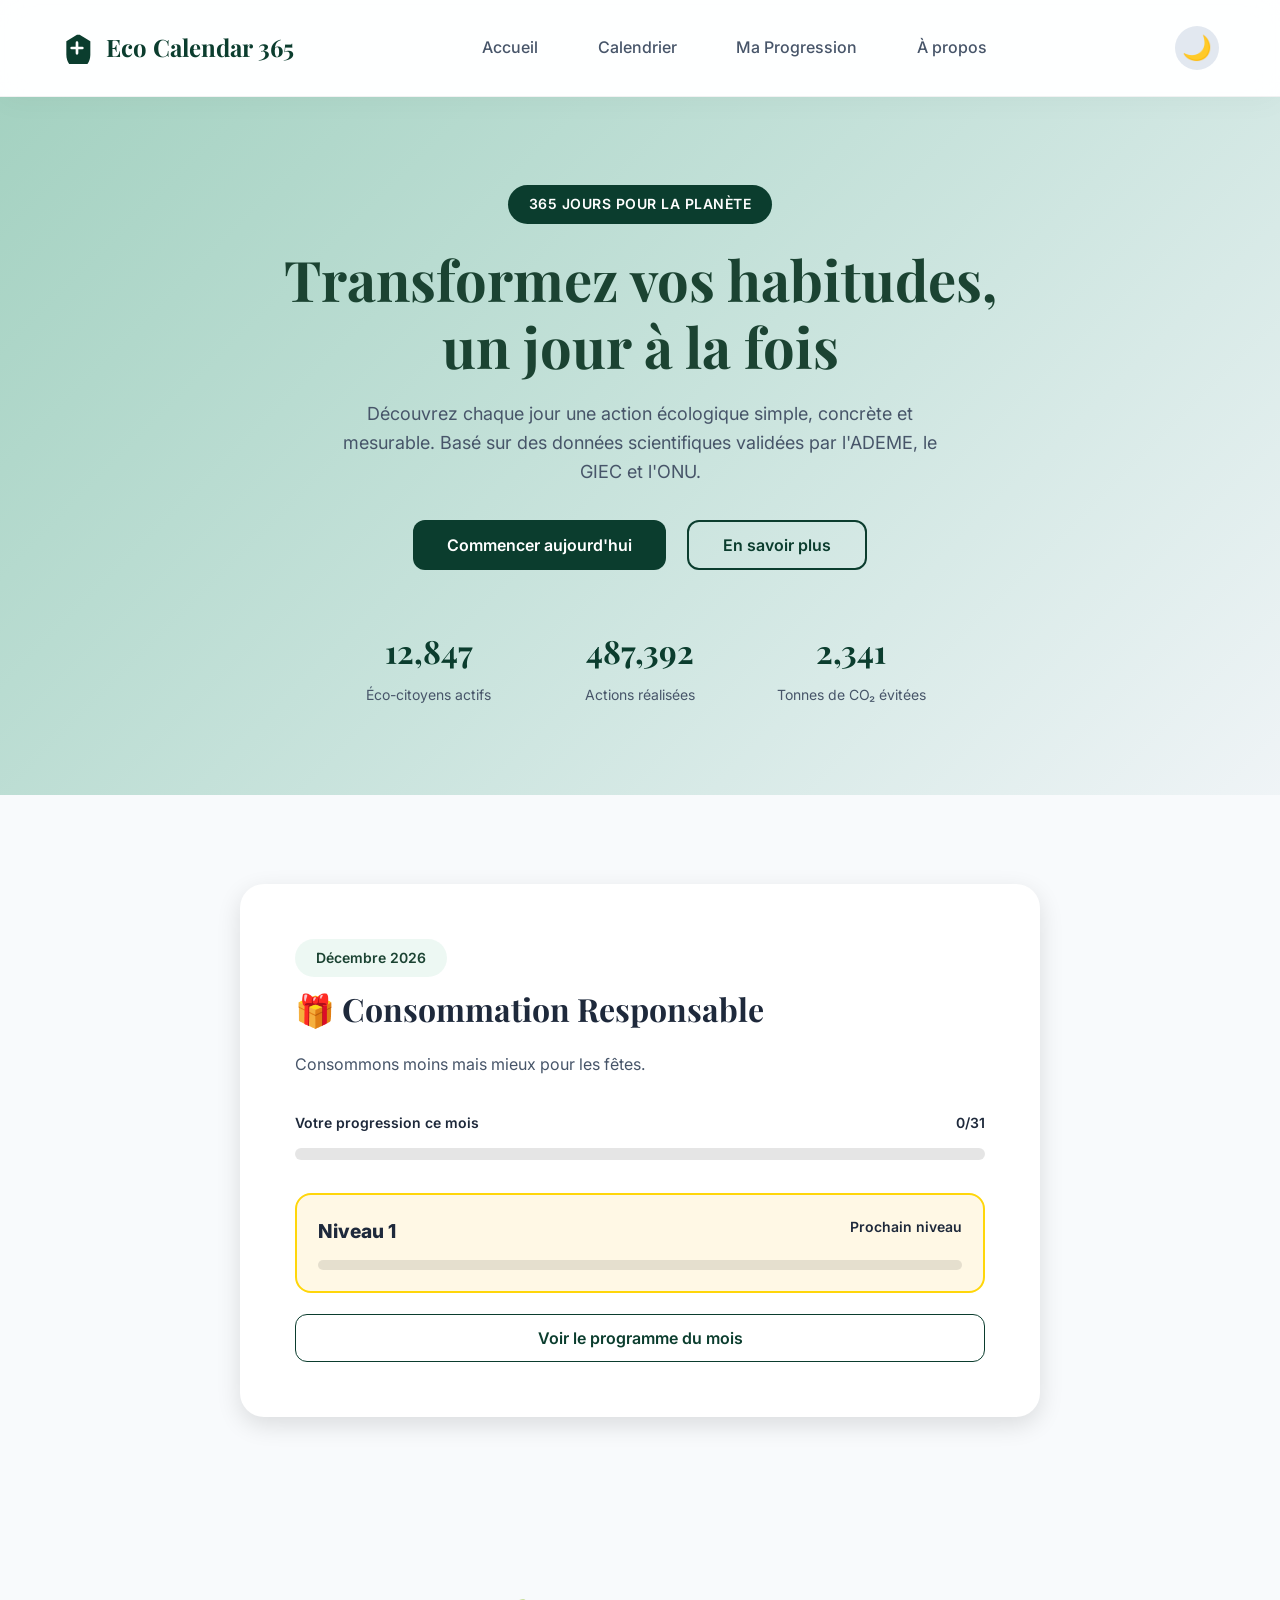
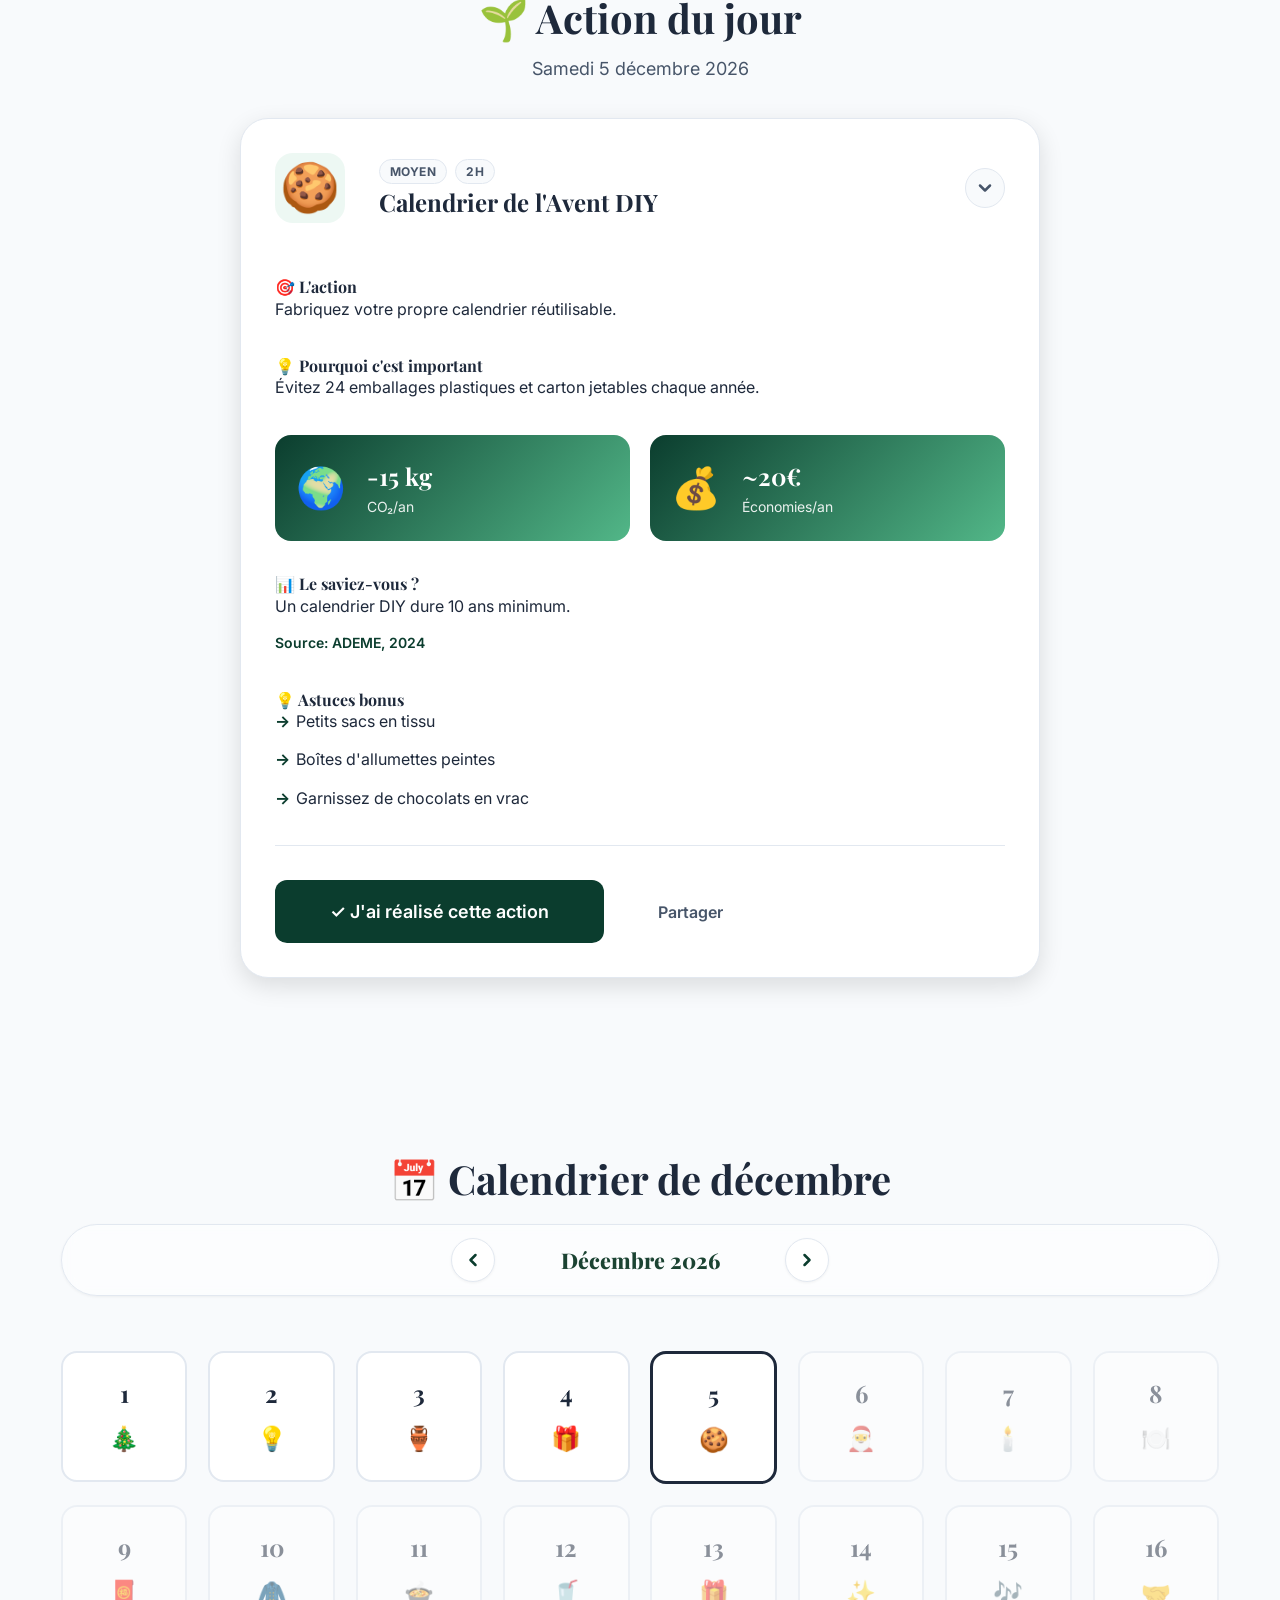
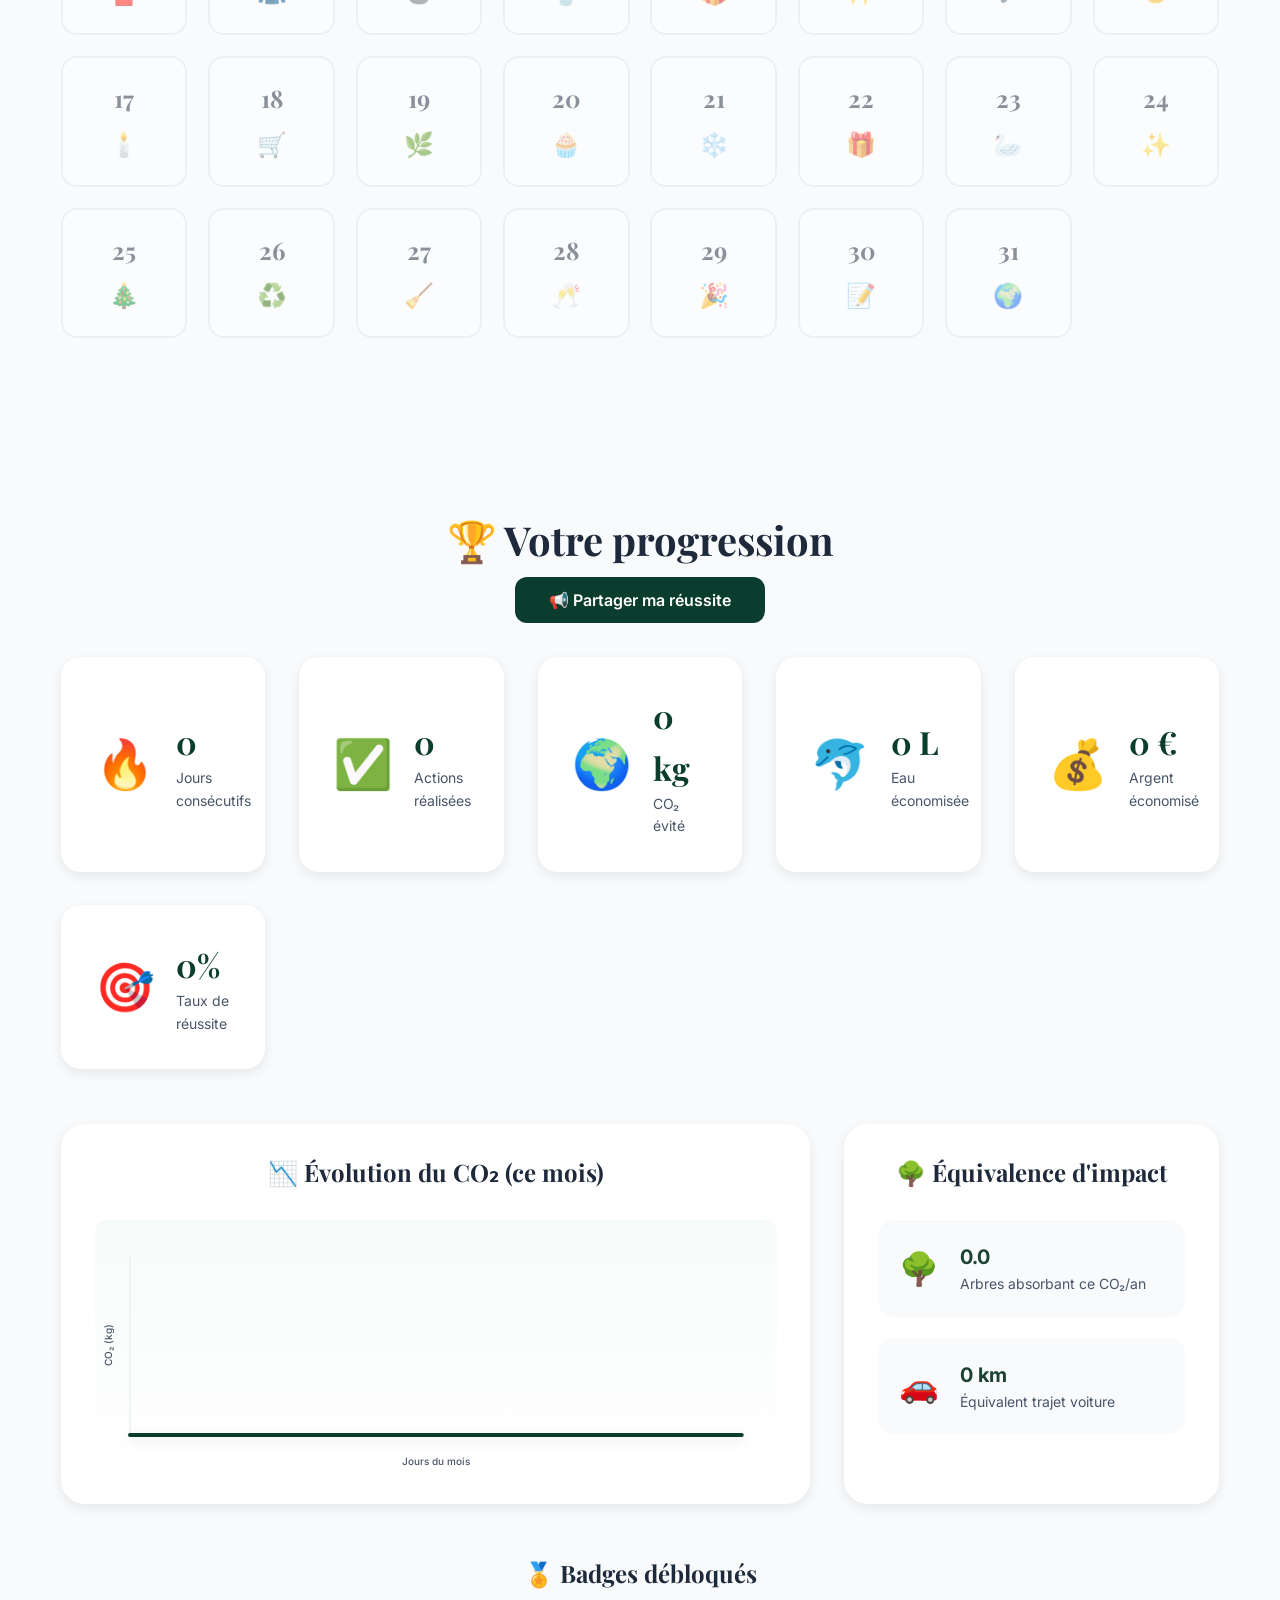
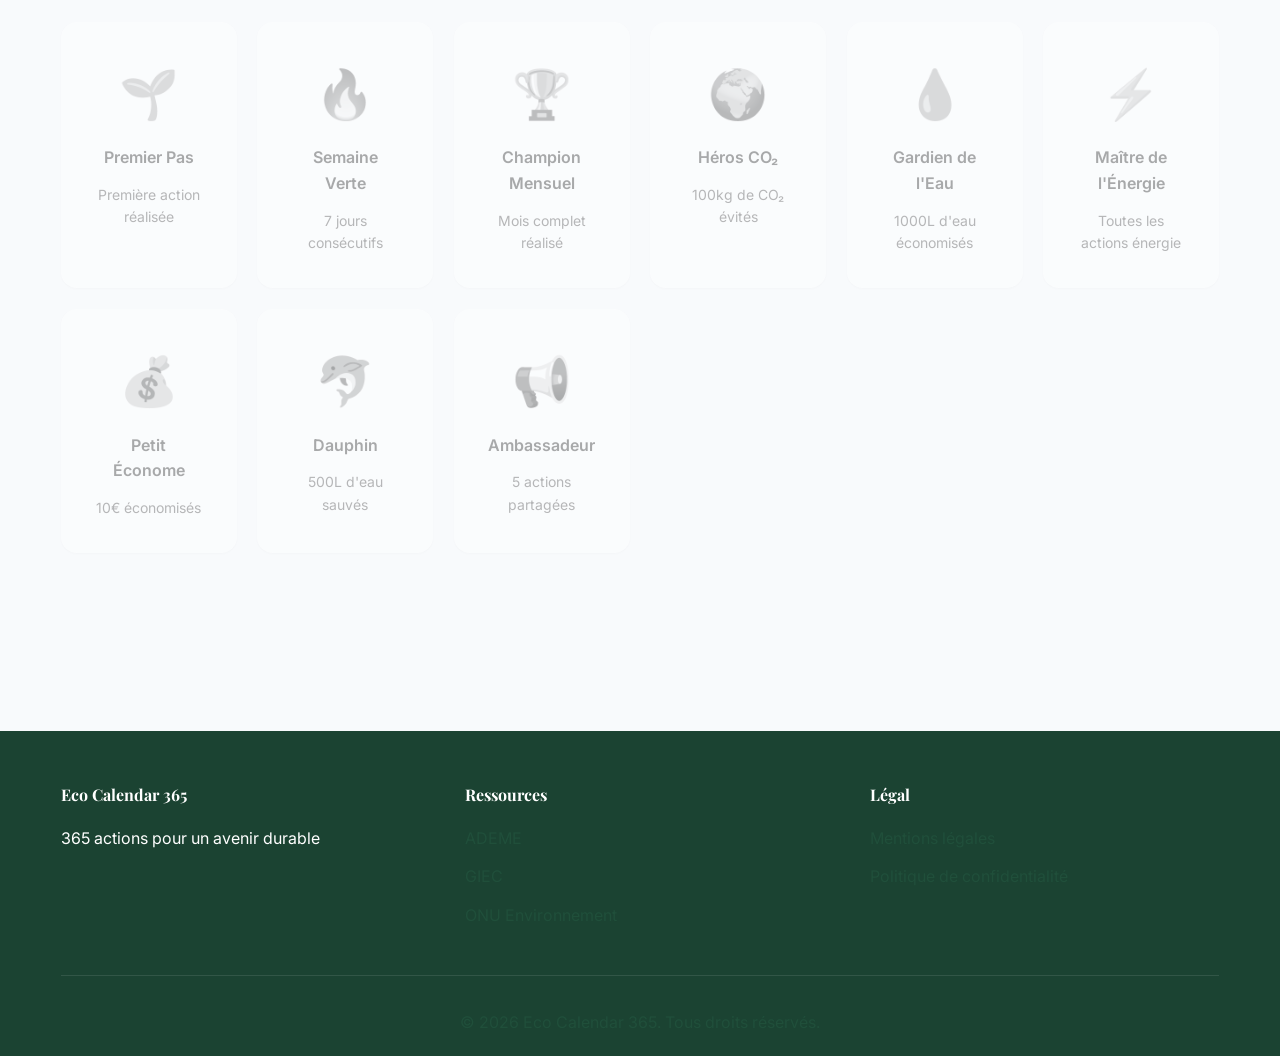
<file: index.html>
<!DOCTYPE html>
<html lang="fr">

<head>
    <meta charset="UTF-8">
    <meta name="viewport" content="width=device-width, initial-scale=1.0">
    <title>Eco Calendar 365 - Votre calendrier écologique annuel</title>
    <meta name="description"
        content="365 actions écologiques quotidiennes pour transformer vos habitudes et sauver la planète, un jour à la fois.">
    <link rel="stylesheet" href="styles/main.css">
    <link rel="stylesheet" href="styles/month-modal.css">
    <link rel="manifest" href="manifest.json">
    <meta name="theme-color" content="#2d6a4f">
    <link rel="icon" type="image/png" sizes="192x192" href="assets/icons/icon-192.png">
    <link rel="icon" type="image/png" sizes="512x512" href="assets/icons/icon-512.png">
    <link rel="apple-touch-icon" sizes="152x152" href="assets/icons/icon-152.png">
    <link rel="apple-touch-icon" sizes="192x192" href="assets/icons/icon-192.png">
    <meta name="apple-mobile-web-app-capable" content="yes">
    <meta name="apple-mobile-web-app-status-bar-style" content="black-translucent">
    <link rel="preconnect" href="https://fonts.googleapis.com">
    <link rel="preconnect" href="https://fonts.gstatic.com" crossorigin>
    <link
        href="https://fonts.googleapis.com/css2?family=Inter:wght@300;400;500;600;700&family=Playfair+Display:wght@600;700&display=swap"
        rel="stylesheet">
</head>

<body>
    <!-- Header -->
    <header class="header nav-fixed">
        <div class="container">
            <div class="header-content">
                <div class="logo" onclick="goToToday()" style="cursor: pointer;">
                    <svg class="logo-icon" viewBox="0 0 24 24" fill="none" xmlns="http://www.w3.org/2000/svg">
                        <path d="M12 2L4 7v10c0 5.55 3.84 10.74 9 12 5.16-1.26 9-6.45 9-12V7l-8-5z"
                            fill="currentColor" />
                        <path d="M12 8v8M8 12h8" stroke="white" stroke-width="2" stroke-linecap="round" />
                    </svg>
                    <h1>Eco Calendar 365</h1>
                </div>
                <nav class="nav">
                    <a href="#hero" class="nav-link" onclick="goToToday(); return false;">Accueil</a>
                    <a href="#calendar" class="nav-link">Calendrier</a>
                    <a href="#progress" class="nav-link">Ma Progression</a>
                    <a href="#about" class="nav-link">À propos</a>
                </nav>
                <div class="header-actions">
                    <button id="darkModeToggle" class="btn btn-ghost" title="Changer le mode de luminosité">
                        <span class="mode-icon">🌙</span>
                    </button>
                </div>
            </div>
        </div>
    </header>

    <!-- Hero Section -->
    <section class="hero" id="seasonalHero">
        <div class="seasonal-overlay"></div>
        <div class="container">
            <div class="hero-content">
                <span class="hero-badge">365 jours pour la planète</span>
                <h2 class="hero-title">Transformez vos habitudes,<br>un jour à la fois</h2>
                <p class="hero-description">
                    Découvrez chaque jour une action écologique simple, concrète et mesurable.
                    Basé sur des données scientifiques validées par l'ADEME, le GIEC et l'ONU.
                </p>
                <div class="hero-cta">
                    <button class="btn btn-primary" onclick="scrollToCalendar()">
                        Commencer aujourd'hui
                    </button>
                    <button class="btn btn-secondary" onclick="showAbout()">
                        En savoir plus
                    </button>
                </div>
                <div class="hero-stats">
                    <div class="stat">
                        <span class="stat-number" id="totalUsers">12,847</span>
                        <span class="stat-label">Éco-citoyens actifs</span>
                    </div>
                    <div class="stat">
                        <span class="stat-number" id="totalActions">487,392</span>
                        <span class="stat-label">Actions réalisées</span>
                    </div>
                    <div class="stat">
                        <span class="stat-number" id="totalCO2">2,341</span>
                        <span class="stat-label">Tonnes de CO₂ évitées</span>
                    </div>
                </div>
            </div>
        </div>
    </section>

    <!-- Current Month Theme -->
    <section class="current-theme" id="currentTheme">
        <div class="container">
            <div class="theme-card">
                <div class="theme-header">
                    <span class="theme-badge" id="themeBadge">Janvier 2026</span>
                    <h3 class="theme-title" id="themeTitle">⚡ Énergie & Chauffage</h3>
                </div>
                <p class="theme-description" id="themeDescription">
                    Ce mois-ci, focus sur la réduction de notre consommation énergétique.
                    Chaque geste compte pour diminuer notre empreinte carbone et nos factures.
                </p>
                <div class="theme-progress">
                    <div class="progress-header">
                        <span class="progress-label">Votre progression ce mois</span>
                        <span class="progress-value" id="monthProgress">0/31</span>
                    </div>
                    <div class="progress-bar">
                        <div class="progress-fill" id="monthProgressBar" style="width: 0%"></div>
                    </div>
                </div>

                <div class="level-progress">
                    <div class="progress-header">
                        <span class="progress-label" id="currentLevel">Niveau 1</span>
                        <span class="progress-value">Prochain niveau</span>
                    </div>
                    <div class="progress-bar xp">
                        <div class="progress-fill xp" id="xpProgressBar" style="width: 0%"></div>
                    </div>
                </div>
                <button class="btn btn-outline" onclick="showMonthDetails()">
                    Voir le programme du mois
                </button>
            </div>
        </div>
    </section>

    <!-- Today's Action -->
    <section class="today-action" id="todayAction">
        <div class="container">
            <div class="section-header">
                <h2 class="section-title" id="actionSectionTitle">🌱 Action du jour</h2>
                <p class="section-subtitle" id="actionSectionSubtitle">Mardi 21 janvier 2026 - Jour 21/365</p>
            </div>

            <div class="action-card" id="actionCard">
                <div class="action-card-main">
                    <div class="action-icon-container">
                        <div class="action-icon" id="actionIcon">💡</div>
                    </div>

                    <div class="action-main-content">
                        <div class="action-meta">
                            <span class="action-difficulty" id="actionDifficulty">Facile</span>
                            <span class="action-time" id="actionTime">5 min</span>
                        </div>
                        <h3 class="action-title" id="actionTitle">Baissez votre chauffage de 1°C</h3>
                    </div>

                    <button class="btn-toggle-round" id="toggleActionBtn" onclick="toggleTodayAction()"
                        title="Voir plus de détails">
                        <svg width="20" height="20" viewBox="0 0 24 24" fill="none" stroke="currentColor"
                            stroke-width="3" stroke-linecap="round" stroke-linejoin="round">
                            <path d="m6 9 6 6 6-6" />
                        </svg>
                    </button>
                </div>

                <div id="actionExpandable" class="action-details-container collapsed">
                    <div class="action-details-inner">
                        <div class="action-section">
                            <h4 class="action-subtitle">🎯 L'action</h4>
                            <p id="actionDescription">...</p>
                        </div>

                        <div class="action-section">
                            <h4 class="action-subtitle">💡 Pourquoi c'est important</h4>
                            <p id="actionWhy">...</p>
                        </div>

                        <div class="action-impact">
                            <div class="impact-card">
                                <span class="impact-icon">🌍</span>
                                <div class="impact-content">
                                    <span class="impact-value" id="impactValue">-300 kg</span>
                                    <span class="impact-label">CO₂/an</span>
                                </div>
                            </div>
                            <div class="impact-card">
                                <span class="impact-icon">💰</span>
                                <div class="impact-content">
                                    <span class="impact-value" id="savingsValue">~100€</span>
                                    <span class="impact-label">Économies/an</span>
                                </div>
                            </div>
                        </div>

                        <div class="action-section">
                            <h4 class="action-subtitle">📊 Le saviez-vous ?</h4>
                            <p id="actionFact">...</p>
                            <a href="#" class="action-source" id="actionSource">Source: ADEME 2024</a>
                        </div>

                        <div class="action-tips">
                            <h4 class="action-subtitle">💡 Astuces bonus</h4>
                            <ul id="actionTips"></ul>
                        </div>
                    </div>
                </div>

                <div class="action-footer">
                    <button class="btn btn-primary btn-large" onclick="completeAction()">
                        ✓ J'ai réalisé cette action
                    </button>
                    <button class="btn btn-ghost" onclick="shareAction()">
                        Partager
                    </button>
                </div>
            </div>
        </div>
    </section>

    <!-- Calendar Grid -->
    <section class="calendar-section" id="calendar">
        <div class="container">
            <div class="section-header">
                <h2 class="section-title" id="calendarSectionTitle">📅 Calendrier de janvier</h2>
                <div class="month-selector">
                    <button class="month-nav" onclick="previousMonth()" aria-label="Mois précédent">
                        <svg width="20" height="20" viewBox="0 0 24 24" fill="none" stroke="currentColor"
                            stroke-width="3" stroke-linecap="round" stroke-linejoin="round">
                            <path d="m15 18-6-6 6-6" />
                        </svg>
                    </button>
                    <div class="current-month-container">
                        <span class="current-month" id="currentMonth">Janvier 2026</span>
                        <button id="backToToday" class="btn-mini" onclick="goToToday()">Aujourd'hui</button>
                    </div>
                    <button class="month-nav" onclick="nextMonth()" aria-label="Mois suivant">
                        <svg width="20" height="20" viewBox="0 0 24 24" fill="none" stroke="currentColor"
                            stroke-width="3" stroke-linecap="round" stroke-linejoin="round">
                            <path d="m9 18 6-6-6-6" />
                        </svg>
                    </button>
                </div>
            </div>

            <div class="calendar-grid" id="calendarGrid">
                <!-- Generated by JavaScript -->
            </div>
        </div>
    </section>

    <!-- Progress Section -->
    <section class="progress-section" id="progress">
        <div class="container">
            <div class="section-header">
                <h2 class="section-title">🏆 Votre progression</h2>
                <button class="btn btn-primary" onclick="shareImpact()">
                    📢 Partager ma réussite
                </button>
            </div>

            <div class="progress-cards">
                <div class="progress-card">
                    <div class="progress-card-icon">🔥</div>
                    <div class="progress-card-content">
                        <span class="progress-card-value" id="streakDays">0</span>
                        <span class="progress-card-label">Jours consécutifs</span>
                    </div>
                </div>

                <div class="progress-card">
                    <div class="progress-card-icon">✅</div>
                    <div class="progress-card-content">
                        <span class="progress-card-value" id="totalCompleted">0</span>
                        <span class="progress-card-label">Actions réalisées</span>
                    </div>
                </div>

                <div class="progress-card">
                    <div class="progress-card-icon">🌍</div>
                    <div class="progress-card-content">
                        <span class="progress-card-value" id="totalImpact">0 kg</span>
                        <span class="progress-card-label">CO₂ évité</span>
                    </div>
                </div>

                <div class="progress-card">
                    <div class="progress-card-icon">🐬</div>
                    <div class="progress-card-content">
                        <span class="progress-card-value" id="totalWater">0 L</span>
                        <span class="progress-card-label">Eau économisée</span>
                    </div>
                </div>

                <div class="progress-card">
                    <div class="progress-card-icon">💰</div>
                    <div class="progress-card-content">
                        <span class="progress-card-value" id="totalMoney">0 €</span>
                        <span class="progress-card-label">Argent économisé</span>
                    </div>
                </div>

                <div class="progress-card">
                    <div class="progress-card-icon">🎯</div>
                    <div class="progress-card-content">
                        <span class="progress-card-value" id="completionRate">0%</span>
                        <span class="progress-card-label">Taux de réussite</span>
                    </div>
                </div>
            </div>

            <div class="impact-visualization">
                <div class="chart-container">
                    <h3 class="subsection-title">📉 Évolution du CO₂ (ce mois)</h3>
                    <div id="impactChart" class="impact-chart">
                        <!-- SVG injecté par JS -->
                    </div>
                </div>

                <div class="equivalencies-panel">
                    <h3 class="subsection-title">🌳 Équivalence d'impact</h3>
                    <div class="equivalencies-grid">
                        <div class="eq-item">
                            <span class="eq-icon">🌳</span>
                            <div class="eq-content">
                                <span class="eq-value" id="eqTrees">0</span>
                                <span class="eq-label">Arbres absorbant ce CO₂/an</span>
                            </div>
                        </div>
                        <div class="eq-item">
                            <span class="eq-icon">🚗</span>
                            <div class="eq-content">
                                <span class="eq-value" id="eqKm">0 km</span>
                                <span class="eq-label">Équivalent trajet voiture</span>
                            </div>
                        </div>
                    </div>
                </div>
            </div>

            <div class="badges-section">
                <h3 class="subsection-title">🏅 Badges débloqués</h3>
                <div class="badges-grid" id="badgesGrid">
                    <!-- Generated by JavaScript -->
                </div>
            </div>
        </div>
    </section>

    <!-- Footer -->
    <footer class="footer">
        <div class="container">
            <div class="footer-content">
                <div class="footer-section">
                    <h4>Eco Calendar 365</h4>
                    <p>365 actions pour un avenir durable</p>
                </div>
                <div class="footer-section">
                    <h4>Ressources</h4>
                    <a href="#">ADEME</a>
                    <a href="#">GIEC</a>
                    <a href="#">ONU Environnement</a>
                </div>
                <div class="footer-section">
                    <h4>Légal</h4>
                    <a href="#">Mentions légales</a>
                    <a href="#">Politique de confidentialité</a>
                </div>
            </div>
            <div class="footer-bottom">
                <p>&copy; 2026 Eco Calendar 365. Tous droits réservés.</p>
            </div>
        </div>
    </footer>

    <!-- Modal Partage -->
    <div id="shareModal" class="modal">
        <div class="modal-content">
            <span class="close" onclick="closeShareModal()">&times;</span>
            <h3 class="modal-title">Partager mon impact 📢</h3>
            <p id="shareTextPreview" class="share-preview"></p>
            <div class="share-options">
                <button class="btn btn-whatsapp" onclick="shareToWhatsApp()">
                    WhatsApp
                </button>
                <button class="btn btn-instagram" onclick="shareToInstagram()">
                    Instagram (Copier)
                </button>
                <button id="webShareBtn" class="btn btn-primary" onclick="useWebShare()">
                    Autre...
                </button>
            </div>
        </div>
    </div>

    <!-- Modale Programme du Mois -->
    <div class="month-modal-overlay" id="monthModal">
        <div class="month-modal">
            <div class="month-modal-header">
                <h2 class="month-modal-title" id="monthModalTitle">
                    <span id="monthModalIcon"></span>
                    <span id="monthModalName"></span>
                </h2>
                <p class="month-modal-subtitle" id="monthModalDescription"></p>
                <div class="month-modal-goal" id="monthModalGoal"></div>
                <button class="month-modal-close" onclick="closeMonthModal()" aria-label="Fermer">×</button>
            </div>
            <div class="month-modal-body">
                <h3 class="month-modal-section-title">Actions du mois</h3>
                <div class="month-actions-list" id="monthActionsList">
                    <!-- Les actions seront générées dynamiquement par JavaScript -->
                </div>
            </div>
            <div class="month-modal-footer">
                <div class="month-modal-stats">
                    Progression : <strong id="monthModalProgress">0/31</strong>
                </div>
                <div class="month-modal-progress">
                    <div class="month-modal-progress-bar">
                        <div class="month-modal-progress-fill" id="monthModalProgressBar" style="width: 0%"></div>
                    </div>
                    <span id="monthModalPercent">0%</span>
                </div>
            </div>
        </div>
    </div>

    <script src="js/data.js"></script>
    <script src="js/pwa-functions.js"></script>
    <script src="js/app.js"></script>
</body>

</html>
</file>
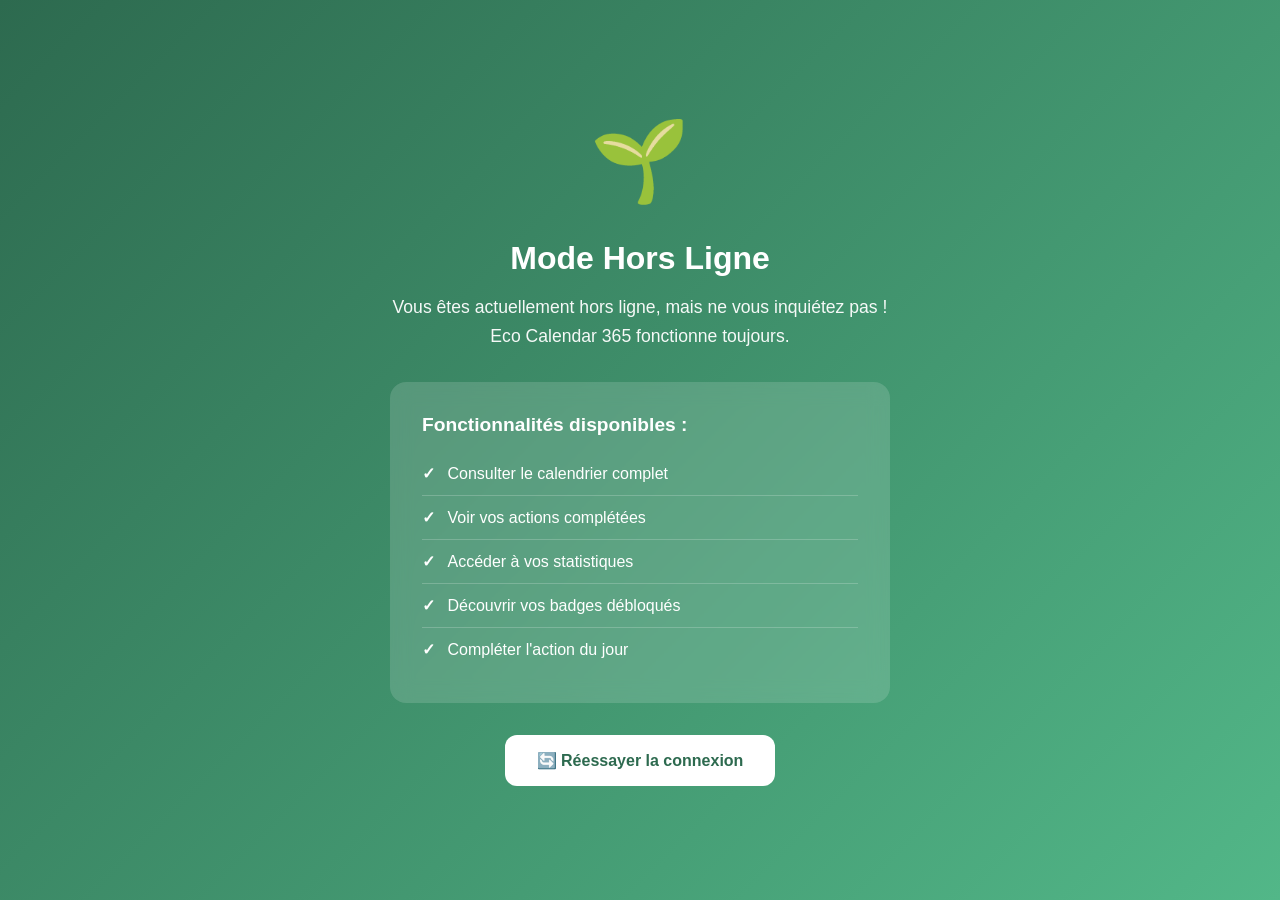
<file: offline.html>
<!DOCTYPE html>
<html lang="fr">

<head>
    <meta charset="UTF-8">
    <meta name="viewport" content="width=device-width, initial-scale=1.0">
    <title>Mode Hors Ligne - Eco Calendar 365</title>
    <style>
        * {
            margin: 0;
            padding: 0;
            box-sizing: border-box;
        }

        body {
            font-family: 'Inter', -apple-system, BlinkMacSystemFont, 'Segoe UI', sans-serif;
            background: linear-gradient(135deg, #2d6a4f 0%, #52b788 100%);
            min-height: 100vh;
            display: flex;
            align-items: center;
            justify-content: center;
            padding: 2rem;
            color: white;
        }

        .offline-container {
            max-width: 500px;
            text-align: center;
            animation: fadeIn 0.6s ease-out;
        }

        .offline-icon {
            font-size: 5rem;
            margin-bottom: 2rem;
            animation: bounce 2s infinite;
        }

        h1 {
            font-size: 2rem;
            margin-bottom: 1rem;
            font-weight: 700;
        }

        p {
            font-size: 1.1rem;
            margin-bottom: 2rem;
            opacity: 0.95;
            line-height: 1.6;
        }

        .features {
            background: rgba(255, 255, 255, 0.15);
            backdrop-filter: blur(10px);
            border-radius: 16px;
            padding: 2rem;
            margin-top: 2rem;
            text-align: left;
        }

        .features h2 {
            font-size: 1.2rem;
            margin-bottom: 1rem;
            font-weight: 600;
        }

        .features ul {
            list-style: none;
        }

        .features li {
            padding: 0.75rem 0;
            border-bottom: 1px solid rgba(255, 255, 255, 0.2);
        }

        .features li:last-child {
            border-bottom: none;
        }

        .features li::before {
            content: "✓ ";
            font-weight: bold;
            margin-right: 0.5rem;
        }

        .retry-btn {
            display: inline-block;
            margin-top: 2rem;
            padding: 1rem 2rem;
            background: white;
            color: #2d6a4f;
            text-decoration: none;
            border-radius: 12px;
            font-weight: 600;
            transition: transform 0.2s, box-shadow 0.2s;
            cursor: pointer;
            border: none;
            font-size: 1rem;
        }

        .retry-btn:hover {
            transform: translateY(-2px);
            box-shadow: 0 8px 20px rgba(0, 0, 0, 0.2);
        }

        @keyframes fadeIn {
            from {
                opacity: 0;
                transform: translateY(20px);
            }

            to {
                opacity: 1;
                transform: translateY(0);
            }
        }

        @keyframes bounce {

            0%,
            100% {
                transform: translateY(0);
            }

            50% {
                transform: translateY(-10px);
            }
        }
    </style>
</head>

<body>
    <div class="offline-container">
        <div class="offline-icon">🌱</div>
        <h1>Mode Hors Ligne</h1>
        <p>Vous êtes actuellement hors ligne, mais ne vous inquiétez pas ! Eco Calendar 365 fonctionne toujours.</p>

        <div class="features">
            <h2>Fonctionnalités disponibles :</h2>
            <ul>
                <li>Consulter le calendrier complet</li>
                <li>Voir vos actions complétées</li>
                <li>Accéder à vos statistiques</li>
                <li>Découvrir vos badges débloqués</li>
                <li>Compléter l'action du jour</li>
            </ul>
        </div>

        <button class="retry-btn" onclick="window.location.reload()">
            🔄 Réessayer la connexion
        </button>
    </div>

    <script>
        // Vérifier la connexion toutes les 5 secondes
        setInterval(() => {
            if (navigator.onLine) {
                window.location.reload();
            }
        }, 5000);

        // Écouter le retour de la connexion
        window.addEventListener('online', () => {
            window.location.reload();
        });
    </script>
</body>

</html>
</file>
<file: styles/main.css>
/* ===================================
   ECO CALENDAR 365 - STYLES
   Design minimaliste & éco-responsable
   =================================== */

/* === VARIABLES === */
:root {
    /* Couleurs de base (peuvent être surchargées par le thème) */
    --theme-primary: #2d6a4f;
    --theme-primary-light: #52b788;
    --theme-primary-dark: #1b4332;
    --theme-accent: #74c69d;

    /* Neutres (Mode Clair par défaut) */
    --color-bg: #f8fafc;
    --color-surface: #ffffff;
    --color-text: #1e293b;
    --color-text-light: #475569;
    --color-border: #e2e8f0;
    --color-card-bg: #ffffff;
    --color-secondary: rgba(82, 183, 136, 0.1);

    /* Sémantique */
    --color-success: #52b788;
    --color-warning: #ffd60a;
    --color-error: #d62828;

    /* Typographie */
    --font-display: 'Playfair Display', serif;
    --font-body: 'Inter', sans-serif;

    /* Espacements */
    --space-xs: 0.5rem;
    --space-sm: 0.809rem;
    --space-md: 1.309rem;
    --space-lg: 2.118rem;
    --space-xl: 3.427rem;
    --space-2xl: 5.545rem;

    /* Ombres */
    --shadow-sm: 0 1px 3px rgba(0, 0, 0, 0.05);
    --shadow-md: 0 4px 12px rgba(0, 0, 0, 0.08);
    --shadow-lg: 0 8px 24px rgba(0, 0, 0, 0.12);

    /* Transitions */
    --transition: all 0.3s cubic-bezier(0.4, 0, 0.2, 1);
}

/* === MODE SOMBRE === */
body.dark-mode {
    --color-bg: #121412;
    --color-surface: #1a1d1a;
    --color-text: #e8e6e1;
    --color-text-light: #a0a29d;
    --color-border: #2b2d2a;
    --color-card-bg: #1e221e;
    --color-secondary: rgba(82, 183, 136, 0.05);

    --shadow-sm: 0 1px 3px rgba(0, 0, 0, 0.3);
    --shadow-md: 0 4px 12px rgba(0, 0, 0, 0.4);
    --shadow-lg: 0 8px 24px rgba(0, 0, 0, 0.5);
}

body.dark-mode .header {
    background: rgba(18, 20, 18, 0.95);
}

body.dark-mode .action-section,
body.dark-mode .day-card {
    background: var(--color-card-bg);
}

body.dark-mode .day-card:not(.completed):not(.today) {
    border-color: #3d413d;
}

/* === RESET & BASE === */
* {
    margin: 0;
    padding: 0;
    box-sizing: border-box;
}

html {
    scroll-behavior: smooth;
    font-size: 16px;
}

body {
    font-family: var(--font-body);
    color: var(--color-text);
    background-color: var(--color-bg);
    line-height: 1.6;
    -webkit-font-smoothing: antialiased;
    -moz-osx-font-smoothing: grayscale;
}

h1,
h2,
h3,
h4,
h5,
h6 {
    font-family: var(--font-display);
    font-weight: 700;
    line-height: 1.2;
    color: var(--color-text);
}

a {
    color: var(--theme-primary);
    text-decoration: none;
    transition: var(--transition);
}

a:hover {
    background: var(--theme-primary-light);
}

/* === UTILITIES === */
.container {
    max-width: 1200px;
    margin: 0 auto;
    padding: 0 var(--space-md);
}

/* === HEADER === */
.header {
    background: var(--color-surface);
    border-bottom: 1px solid var(--color-border);
    position: sticky;
    top: 0;
    z-index: 100;
    backdrop-filter: blur(10px);
    background: rgba(255, 255, 255, 0.95);
}

.header-content {
    display: flex;
    justify-content: space-between;
    align-items: center;
    padding: var(--space-sm) 0;
    gap: var(--space-lg);
}

.logo {
    display: flex;
    align-items: center;
    gap: var(--space-sm);
}

.logo-icon {
    width: 32px;
    height: 32px;
    color: var(--theme-primary);
}

.logo h1 {
    font-size: 1.5rem;
    color: var(--theme-primary);
}

.nav {
    display: flex;
    gap: var(--space-lg);
}

.nav-link {
    font-weight: 500;
    color: var(--color-text-light);
    padding: var(--space-xs) var(--space-sm);
    border-radius: 8px;
    transition: var(--transition);
}

.nav-link:hover,
.nav-link.active {
    color: var(--theme-primary);
    background: var(--color-secondary);
}

/* === HERO === */
.hero {
    position: relative;
    padding: var(--space-2xl) 0;
    transition: background-image 0.5s ease;
    background-size: cover;
    background-position: center;
    overflow: hidden;
}

.seasonal-overlay {
    position: absolute;
    top: 0;
    left: 0;
    right: 0;
    bottom: 0;
    background: linear-gradient(135deg, rgba(149, 213, 178, 0.8) 0%, rgba(250, 249, 246, 0.9) 100%);
    z-index: 1;
}

body.dark-mode .seasonal-overlay {
    background: linear-gradient(135deg, rgba(27, 67, 50, 0.85) 0%, rgba(18, 20, 18, 0.95) 100%);
}

.hero-content {
    position: relative;
    z-index: 2;
    text-align: center;
    max-width: 800px;
    margin: 0 auto;
}

.header-actions {
    display: flex;
    align-items: center;
    gap: var(--space-md);
}

#darkModeToggle {
    font-size: 1.5rem;
    padding: 8px;
    cursor: pointer;
    border-radius: 50%;
    width: 44px;
    height: 44px;
    display: flex;
    align-items: center;
    justify-content: center;
    background: var(--color-border);
    border: none;
    transition: var(--transition);
}

#darkModeToggle:hover {
    background: var(--theme-primary-light);
    transform: rotate(15deg);
}

body.dark-mode #darkModeToggle {
    background: #334155;
}

.hero-badge {
    display: inline-block;
    padding: var(--space-xs) var(--space-md);
    background: var(--theme-primary);
    color: white;
    border-radius: 50px;
    font-size: 0.875rem;
    font-weight: 600;
    text-transform: uppercase;
    letter-spacing: 0.5px;
    margin-bottom: var(--space-md);
}

.hero-title {
    font-size: clamp(2rem, 5vw, 3.5rem);
    margin-bottom: var(--space-md);
    color: var(--theme-primary-dark);
}

body.dark-mode .hero-title {
    color: white;
}

.hero-description {
    font-size: 1.125rem;
    color: var(--color-text-light);
    margin-bottom: var(--space-lg);
    max-width: 600px;
    margin-left: auto;
    margin-right: auto;
}

body.dark-mode .hero-description {
    color: var(--color-text);
}

.hero-cta {
    display: flex;
    gap: var(--space-md);
    justify-content: center;
    margin-bottom: var(--space-xl);
}

.hero-stats {
    display: grid;
    grid-template-columns: repeat(auto-fit, minmax(150px, 1fr));
    gap: var(--space-lg);
    max-width: 600px;
    margin: 0 auto;
}

.stat {
    display: flex;
    flex-direction: column;
    align-items: center;
    gap: var(--space-xs);
}

.stat-number {
    font-size: 2rem;
    font-weight: 700;
    color: var(--theme-primary);
    font-family: var(--font-display);
}

.stat-label {
    font-size: 0.875rem;
    color: var(--color-text-light);
    text-align: center;
}

/* === BUTTONS === */
.btn {
    display: inline-flex;
    align-items: center;
    justify-content: center;
    gap: var(--space-xs);
    padding: var(--space-sm) var(--space-lg);
    border-radius: 12px;
    font-weight: 600;
    font-size: 1rem;
    cursor: pointer;
    border: none;
    transition: var(--transition);
    font-family: var(--font-body);
}

.btn-primary {
    background: var(--theme-primary);
    color: white;
}

.btn-primary:hover {
    background: var(--theme-primary-dark);
    transform: translateY(-2px);
    box-shadow: var(--shadow-md);
}

.btn-secondary {
    background: transparent;
    color: var(--theme-primary);
    border: 2px solid var(--theme-primary);
}

.btn-secondary:hover {
    background: var(--theme-primary);
    color: white;
}

.btn-outline {
    background: transparent;
    color: var(--theme-primary);
    border: 1px solid var(--color-border);
}

.btn-outline:hover {
    border-color: var(--theme-primary);
    background: var(--color-secondary);
}

.btn-ghost {
    background: transparent;
    color: var(--color-text-light);
}

.btn-ghost:hover {
    background: var(--color-border);
}

.btn-large {
    padding: var(--space-md) var(--space-xl);
    font-size: 1.125rem;
}

/* === SECTIONS === */
.current-theme,
.today-action,
.calendar-section,
.progress-section {
    padding: var(--space-2xl) 0;
}

.section-header {
    text-align: center;
    margin-bottom: var(--space-lg);
}

.section-title {
    font-size: clamp(1.75rem, 4vw, 2.5rem);
    margin-bottom: var(--space-sm);
}

.section-subtitle {
    color: var(--color-text-light);
    font-size: 1.125rem;
}

/* === THEME CARD === */
.theme-card {
    background: var(--color-surface);
    border-radius: 24px;
    padding: var(--space-xl);
    box-shadow: var(--shadow-lg);
    max-width: 800px;
    margin: 0 auto;
}

.theme-header {
    margin-bottom: var(--space-md);
}

.theme-badge {
    display: inline-block;
    padding: var(--space-xs) var(--space-md);
    background: var(--color-secondary);
    color: var(--theme-primary-dark);
    border-radius: 50px;
    font-size: 0.875rem;
    font-weight: 600;
    margin-bottom: var(--space-sm);
}

body.dark-mode .theme-badge {
    background: var(--theme-primary-dark);
    color: var(--theme-primary-light);
}

.theme-title {
    font-size: 2rem;
    margin-bottom: var(--space-md);
}

.theme-description {
    color: var(--color-text-light);
    margin-bottom: var(--space-lg);
    line-height: 1.8;
}

.theme-card .btn-outline {
    width: 100%;
    margin-top: var(--space-md);
    border-color: var(--theme-primary);
    color: var(--theme-primary);
    background: var(--color-surface);
}

.theme-card .btn-outline:hover {
    background: var(--theme-primary);
    color: white;
}

.theme-progress {
    margin-bottom: var(--space-lg);
}

.progress-header {
    display: flex;
    justify-content: space-between;
    margin-bottom: var(--space-sm);
    font-size: 0.875rem;
    font-weight: 600;
}

.progress-bar {
    height: 12px;
    background: rgba(0, 0, 0, 0.1);
    /* Plus sombre pour contraste */
    border-radius: 50px;
    overflow: hidden;
}

body.dark-mode .progress-bar {
    background: rgba(255, 255, 255, 0.1);
}

.progress-fill {
    height: 100%;
    background: linear-gradient(90deg, var(--theme-primary), var(--theme-primary-light));
    border-radius: 50px;
    transition: width 0.5s ease;
}

/* === LEVEL & XP === */
.level-progress {
    margin-top: var(--space-md);
    padding: var(--space-md);
    background: rgba(255, 183, 3, 0.1);
    /* Plus saturé pour visibilité */
    border-radius: 16px;
    border: 2px solid var(--color-warning);
}

.progress-bar.xp {
    background: rgba(0, 0, 0, 0.1);
    height: 10px;
}

body.dark-mode .progress-bar.xp {
    background: rgba(255, 255, 255, 0.1);
}

.progress-fill.xp {
    background: linear-gradient(90deg, #ffb703, #fb8500);
}

#currentLevel {
    color: var(--color-text);
    /* Changé pour contraste */
    font-weight: 800;
    font-size: 1.2rem;
}

body.dark-mode #currentLevel {
    color: white;
}

body.dark-mode .level-progress {
    background: rgba(255, 214, 10, 0.1);
}

/* === ACTION CARD === */
.action-card {
    background: var(--color-surface);
    border-radius: 28px;
    padding: var(--space-lg);
    box-shadow: var(--shadow-lg);
    max-width: 800px;
    margin: 0 auto;
    border: 1px solid var(--color-border);
    transition: var(--transition);
}

.action-card.completed {
    border: 2px solid var(--color-success);
    background: linear-gradient(to bottom, var(--color-surface), rgba(82, 183, 136, 0.05));
}

.action-card-main {
    display: flex;
    align-items: center;
    gap: var(--space-lg);
}

.action-icon-container {
    flex-shrink: 0;
}

.action-icon {
    font-size: 3rem;
    width: 70px;
    height: 70px;
    display: flex;
    align-items: center;
    justify-content: center;
    background: var(--color-secondary);
    border-radius: 18px;
    transition: var(--transition);
}

.action-card.completed .action-icon {
    background: var(--color-success);
    color: white;
}

.action-main-content {
    flex-grow: 1;
}

.action-meta {
    display: flex;
    gap: var(--space-xs);
    margin-bottom: 4px;
}

.action-difficulty,
.action-time {
    padding: 2px 10px;
    background: var(--color-bg);
    border: 1px solid var(--color-border);
    border-radius: 50px;
    font-size: 0.75rem;
    font-weight: 700;
    color: var(--color-text-light);
    text-transform: uppercase;
    letter-spacing: 0.5px;
}

.action-title {
    font-size: 1.5rem;
    margin: 0;
    line-height: 1.2;
    color: var(--color-primary-dark);
}

body.dark-mode .action-title {
    color: white;
}

.btn-toggle-round {
    width: 40px;
    height: 40px;
    border-radius: 50%;
    border: 1px solid var(--color-border);
    background: var(--color-bg);
    color: var(--color-text-light);
    display: flex;
    align-items: center;
    justify-content: center;
    cursor: pointer;
    transition: var(--transition);
}

.btn-toggle-round:hover {
    background: var(--theme-primary);
    color: white;
    border-color: var(--theme-primary);
    transform: translateY(-2px);
}

.btn-toggle-round svg {
    transition: transform 0.3s ease;
}

.btn-toggle-round.active svg {
    transform: rotate(180deg);
}

.action-details-container {
    overflow: hidden;
    transition: max-height 0.5s cubic-bezier(0.4, 0, 0.2, 1);
    max-height: 2000px;
}

.action-details-container.collapsed {
    max-height: 0;
}

.action-details-inner {
    padding-top: var(--space-xl);
    display: flex;
    flex-direction: column;
    gap: var(--space-lg);
}

.action-impact {
    display: grid;
    grid-template-columns: repeat(auto-fit, minmax(200px, 1fr));
    gap: var(--space-md);
}

.impact-card {
    display: flex;
    align-items: center;
    gap: var(--space-md);
    padding: var(--space-md);
    background: linear-gradient(135deg, var(--theme-primary), var(--theme-primary-light));
    color: white;
    border-radius: 16px;
}

.impact-icon {
    font-size: 2.5rem;
}

.impact-content {
    display: flex;
    flex-direction: column;
}

.impact-value {
    font-size: 1.5rem;
    font-weight: 700;
    font-family: var(--font-display);
}

.impact-label {
    font-size: 0.875rem;
    opacity: 0.9;
}

.action-source {
    display: inline-block;
    margin-top: var(--space-sm);
    font-size: 0.875rem;
    color: var(--theme-primary);
    font-weight: 600;
}

.action-tips ul {
    list-style: none;
    display: flex;
    flex-direction: column;
    gap: var(--space-sm);
}

.action-tips li {
    padding-left: var(--space-md);
    position: relative;
}

.action-tips li::before {
    content: "→";
    position: absolute;
    left: 0;
    color: var(--theme-primary);
    font-weight: 700;
}

.action-footer {
    display: flex;
    gap: var(--space-md);
    margin-top: var(--space-lg);
    padding-top: var(--space-lg);
    border-top: 1px solid var(--color-border);
}

/* === CALENDAR GRID === */
.month-selector {
    display: flex;
    align-items: center;
    justify-content: center;
    gap: var(--space-xl);
    margin-top: var(--space-md);
    padding: var(--space-sm);
    background: rgba(255, 255, 255, 0.5);
    backdrop-filter: blur(10px);
    border-radius: 50px;
    box-shadow: var(--shadow-sm);
    border: 1px solid var(--color-border);
}

body.dark-mode .month-selector {
    background: rgba(26, 29, 26, 0.5);
}

.month-nav {
    width: 44px;
    height: 44px;
    border-radius: 50%;
    border: none;
    background: var(--color-surface);
    color: var(--theme-primary);
    display: flex;
    align-items: center;
    justify-content: center;
    cursor: pointer;
    transition: var(--transition);
    box-shadow: var(--shadow-sm);
    border: 1px solid var(--color-border);
}

.month-nav:hover {
    transform: scale(1.1);
    background: var(--theme-primary);
    color: white;
    box-shadow: var(--shadow-md);
}

.current-month {
    font-size: 1.35rem;
    font-weight: 800;
    color: var(--theme-primary-dark);
    font-family: var(--font-display);
    min-width: 180px;
    text-align: center;
}

body.dark-mode .current-month {
    color: var(--theme-primary-light);
}

.calendar-grid {
    display: grid;
    grid-template-columns: repeat(auto-fill, minmax(120px, 1fr));
    gap: var(--space-md);
    margin-top: var(--space-xl);
}

.day-card {
    aspect-ratio: 1;
    background: var(--color-surface);
    border-radius: 16px;
    padding: var(--space-md);
    display: flex;
    flex-direction: column;
    align-items: center;
    justify-content: center;
    cursor: pointer;
    transition: var(--transition);
    border: 2px solid var(--color-border);
    position: relative;
}

.day-card:hover {
    transform: translateY(-4px);
    box-shadow: var(--shadow-md);
    border-color: var(--theme-primary);
}

.day-card.completed {
    background: linear-gradient(135deg, var(--color-success), var(--theme-primary));
    color: white;
    border-color: var(--color-success);
    box-shadow: 0 4px 12px rgba(82, 183, 136, 0.3);
}

body.dark-mode .day-card.completed {
    background: linear-gradient(135deg, #74c69d, var(--theme-primary-light));
    color: #121412;
    /* Texte sombre pour un contraste maximal sur fond clair/vibrant */
    font-weight: 700;
    border-color: #95d5b2;
    box-shadow: 0 0 20px rgba(116, 198, 157, 0.4);
}

.day-card.today {
    border-color: var(--color-accent);
    border-width: 3px;
}

.day-card.locked {
    opacity: 0.5;
    cursor: not-allowed;
}

.day-number {
    font-size: 1.5rem;
    font-weight: 700;
    font-family: var(--font-display);
}

.day-icon {
    font-size: 1.5rem;
    margin-top: var(--space-xs);
}

.day-status {
    position: absolute;
    top: var(--space-xs);
    right: var(--space-xs);
    font-size: 1.25rem;
}

/* === PROGRESS CARDS === */
.progress-cards {
    display: grid;
    grid-template-columns: repeat(auto-fit, minmax(200px, 1fr));
    gap: var(--space-lg);
    margin-bottom: var(--space-xl);
}

.progress-card {
    background: var(--color-surface);
    border-radius: 20px;
    padding: var(--space-lg);
    display: flex;
    align-items: center;
    gap: var(--space-md);
    box-shadow: var(--shadow-md);
    transition: var(--transition);
}

.progress-card:hover {
    transform: translateY(-4px);
    box-shadow: var(--shadow-lg);
}

.progress-card-icon {
    font-size: 3rem;
}

.progress-card-content {
    display: flex;
    flex-direction: column;
}

.progress-card-value {
    font-size: 2rem;
    font-weight: 700;
    color: var(--theme-primary);
    font-family: var(--font-display);
}

.progress-card-label {
    font-size: 0.875rem;
    color: var(--color-text-light);
}

/* === BADGES === */
.badges-section {
    margin-top: var(--space-xl);
}

.subsection-title {
    font-size: 1.5rem;
    margin-bottom: var(--space-lg);
    text-align: center;
}

.badges-grid {
    display: grid;
    grid-template-columns: repeat(auto-fill, minmax(150px, 1fr));
    gap: var(--space-md);
}

.badge-card {
    background: var(--color-surface);
    border-radius: 16px;
    padding: var(--space-lg);
    display: flex;
    flex-direction: column;
    align-items: center;
    text-align: center;
    gap: var(--space-sm);
    box-shadow: var(--shadow-sm);
    transition: var(--transition);
}

.badge-card:hover {
    transform: scale(1.05);
    box-shadow: var(--shadow-md);
}

.badge-card.locked {
    opacity: 0.4;
    filter: grayscale(1);
}

.badge-icon {
    font-size: 3rem;
}

.badge-name {
    font-weight: 600;
    color: var(--theme-primary);
}

.badge-description {
    font-size: 0.875rem;
    color: var(--color-text-light);
}

/* === FOOTER === */
.footer {
    background: var(--theme-primary-dark);
    color: white;
    padding: var(--space-xl) 0 var(--space-md);
    margin-top: var(--space-2xl);
}

.footer-content {
    display: grid;
    grid-template-columns: repeat(auto-fit, minmax(200px, 1fr));
    gap: var(--space-xl);
    margin-bottom: var(--space-lg);
}

.footer-section h4 {
    color: white;
    margin-bottom: var(--space-md);
}

.footer-section a {
    display: block;
    color: var(--color-secondary);
    margin-bottom: var(--space-sm);
}

.footer-section a:hover {
    color: white;
}

.footer-bottom {
    text-align: center;
    padding-top: var(--space-lg);
    border-top: 1px solid rgba(255, 255, 255, 0.1);
    color: var(--color-secondary);
}

/* === RESPONSIVE === */
@media (max-width: 768px) {
    .hero-cta {
        flex-direction: column;
    }

    .nav {
        display: none;
    }

    .action-footer {
        flex-direction: column;
    }

    .calendar-grid {
        grid-template-columns: repeat(auto-fill, minmax(80px, 1fr));
    }
}

/* === ANIMATIONS === */
@keyframes fadeIn {
    from {
        opacity: 0;
        transform: translateY(20px);
    }

    to {
        opacity: 1;
        transform: translateY(0);
    }
}

.fade-in {
    animation: fadeIn 0.6s ease-out;
}

/* === MODAL & SHARE === */
.modal {
    display: none;
    position: fixed;
    z-index: 1000;
    left: 0;
    top: 0;
    width: 100%;
    height: 100%;
    background-color: rgba(0, 0, 0, 0.5);
    backdrop-filter: blur(5px);
}

.modal-content {
    background-color: var(--color-surface);
    margin: 15% auto;
    padding: var(--space-xl);
    border-radius: 24px;
    width: 90%;
    max-width: 500px;
    box-shadow: var(--shadow-lg);
    position: relative;
    text-align: center;
}

.close {
    position: absolute;
    right: 20px;
    top: 15px;
    font-size: 28px;
    font-weight: bold;
    cursor: pointer;
    color: var(--color-text-light);
}

.share-preview {
    background: var(--color-bg);
    padding: var(--space-md);
    border-radius: 12px;
    margin: var(--space-lg) 0;
    font-style: italic;
    border: 1px dashed var(--theme-primary);
}

.share-options {
    display: flex;
    flex-direction: column;
    gap: var(--space-sm);
}

.btn-whatsapp {
    background: #25d366;
    color: white;
}

.btn-instagram {
    background: linear-gradient(45deg, #f09433 0%, #e6683c 25%, #dc2743 50%, #cc2366 75%, #bc1888 100%);
    color: white;
}

.btn-whatsapp:hover,
.btn-instagram:hover {
    transform: translateY(-2px);
    box-shadow: var(--shadow-md);
}

/* === IMPACT VISUALIZATION === */
.impact-visualization {
    display: grid;
    grid-template-columns: 2fr 1fr;
    gap: var(--space-lg);
    margin: var(--space-xl) 0;
}

@media (max-width: 992px) {
    .impact-visualization {
        grid-template-columns: 1fr;
    }
}

.chart-container {
    background: var(--color-surface);
    padding: var(--space-lg);
    border-radius: 24px;
    box-shadow: var(--shadow-md);
    min-height: 300px;
}

.impact-chart {
    width: 100%;
    height: 250px;
    margin-top: var(--space-md);
    position: relative;
    background: linear-gradient(to bottom, rgba(82, 183, 136, 0.05), transparent);
    border-radius: 12px;
}

.impact-chart svg {
    width: 100%;
    height: 100%;
    overflow: visible;
}

.chart-line {
    fill: none;
    stroke: var(--theme-primary);
    stroke-width: 4;
    stroke-linecap: round;
    stroke-linejoin: round;
    filter: drop-shadow(0 4px 6px rgba(0, 0, 0, 0.1));
}

.chart-area {
    fill: var(--theme-primary);
    opacity: 0.1;
}

.chart-point {
    fill: var(--theme-primary);
    stroke: white;
    stroke-width: 2;
}

.chart-axis {
    stroke: var(--color-border);
    stroke-width: 1;
}

.chart-label {
    font-size: 10px;
    fill: var(--color-text-light);
    font-weight: 500;
}

.equivalencies-panel {
    background: var(--color-surface);
    padding: var(--space-lg);
    border-radius: 24px;
    box-shadow: var(--shadow-md);
}

.equivalencies-grid {
    display: flex;
    flex-direction: column;
    gap: var(--space-md);
    margin-top: var(--space-md);
}

.eq-item {
    display: flex;
    align-items: center;
    gap: var(--space-md);
    padding: var(--space-md);
    border-radius: 16px;
    background: var(--color-bg);
    transition: var(--transition);
}

.eq-item:hover {
    transform: translateX(5px);
    background: var(--color-secondary);
}

.eq-icon {
    font-size: 2rem;
}

.eq-content {
    display: flex;
    flex-direction: column;
}

.eq-value {
    font-size: 1.25rem;
    font-weight: 700;
    color: var(--theme-primary-dark);
}

.eq-label {
    font-size: 0.875rem;
    color: var(--color-text-light);
}

body.dark-mode .chart-axis {
    stroke: #334155;
}

body.dark-mode .eq-item {
    background: #1e221e;
}

/* === NAVIGATION FIXE === */
.nav-fixed {
    position: sticky;
    top: 0;
    z-index: 1000;
    background: rgba(255, 255, 255, 0.85);
    backdrop-filter: blur(15px) saturate(180%);
    -webkit-backdrop-filter: blur(15px) saturate(180%);
    border-bottom: 1px solid rgba(0, 0, 0, 0.05);
    padding: var(--space-sm) 0;
    box-shadow: 0 4px 30px rgba(0, 0, 0, 0.03);
}

body.dark-mode .nav-fixed {
    background: rgba(18, 20, 18, 0.8);
    border-bottom: 1px solid rgba(255, 255, 255, 0.05);
    box-shadow: 0 4px 30px rgba(0, 0, 0, 0.2);
}

/* === BOUTONS MINI & UX === */
.current-month-container {
    display: flex;
    flex-direction: column;
    align-items: center;
    gap: var(--space-xs);
}

.btn-mini {
    padding: 2px 10px;
    font-size: 0.75rem;
    background: var(--color-secondary);
    color: var(--theme-primary-dark);
    border-radius: 20px;
    border: 1px solid var(--theme-primary-light);
    cursor: pointer;
    transition: var(--transition);
}

.btn-mini:hover {
    background: var(--theme-primary);
    color: white;
}

.btn-toggle-mini {
    background: var(--color-border);
    border: none;
    border-radius: 50%;
    width: 28px;
    height: 28px;
    display: flex;
    align-items: center;
    justify-content: center;
    cursor: pointer;
    transition: var(--transition);
    color: var(--color-text-light);
}

.btn-toggle-mini:hover {
    background: var(--theme-primary);
    color: white;
}

.btn-toggle-mini.active svg {
    transform: rotate(180deg);
}

#actionExpandable {
    overflow: hidden;
    transition: max-height 0.4s ease-out, opacity 0.3s ease-out;
    max-height: 2000px;
    /* Grande valeur pour permettre l'expansion */
}

#actionExpandable.collapsed {
    max-height: 0;
    opacity: 0;
    margin: 0;
    padding: 0;
}

/* === ANIMATIONS CALENDRIER (SLIDE) === */
.calendar-grid.slide-left {
    animation: slideLeft 0.4s ease-out;
}

.calendar-grid.slide-right {
    animation: slideRight 0.4s ease-out;
}

@keyframes slideLeft {
    from {
        opacity: 0;
        transform: translateX(50px);
    }

    to {
        opacity: 1;
        transform: translateX(0);
    }
}

@keyframes slideRight {
    from {
        opacity: 0;
        transform: translateX(-50px);
    }

    to {
        opacity: 1;
        transform: translateX(0);
    }
}

.nav-link.active {
    color: var(--theme-primary);
    font-weight: 700;
}

/* --- Nouvelles Animations Ludiques --- */
@keyframes pop {
    0% {
        transform: scale(1);
    }

    50% {
        transform: scale(1.02);
    }

    100% {
        transform: scale(1);
    }
}

.action-card.completed {
    animation: pop 0.4s ease-out;
}

.btn-primary.completed {
    background: var(--color-success) !important;
    border-color: var(--color-success) !important;
    opacity: 0.85;
}
</file>
<file: styles/month-modal.css>
/* ========================================
   MODALE PROGRAMME DU MOIS - VERSION SIMPLE ET LISIBLE
   ======================================== */

/* Overlay */
.month-modal-overlay {
    display: none;
    position: fixed;
    top: 0;
    left: 0;
    width: 100%;
    height: 100%;
    background: rgba(0, 0, 0, 0.85);
    backdrop-filter: blur(8px);
    z-index: 9999;
    animation: fadeIn 0.3s ease-out;
}

.month-modal-overlay.active {
    display: flex;
    justify-content: center;
    align-items: center;
    padding: 1rem;
}

/* Container de la modale */
.month-modal {
    background: #ffffff;
    border-radius: 24px;
    max-width: 650px;
    width: 100%;
    max-height: 85vh;
    display: flex;
    flex-direction: column;
    box-shadow: 0 25px 80px rgba(0, 0, 0, 0.5);
    animation: modalEnter 0.5s cubic-bezier(0.34, 1.56, 0.64, 1);
    overflow: hidden;
}

/* Header */
.month-modal-header {
    padding: 2.5rem;
    background: linear-gradient(135deg, var(--theme-primary) 0%, var(--theme-primary-light) 100%);
    color: white;
    position: relative;
    box-shadow: 0 4px 20px rgba(0, 0, 0, 0.2);
}

.month-modal-title {
    font-size: 1.85rem;
    font-weight: 700;
    margin: 0 0 0.75rem 0;
    display: flex;
    align-items: center;
    gap: 0.75rem;
    text-shadow: 0 2px 4px rgba(0, 0, 0, 0.2);
    animation: slideInLeft 0.6s cubic-bezier(0.34, 1.56, 0.64, 1);
}

.month-modal-subtitle {
    font-size: 1rem;
    opacity: 0.98;
    margin: 0.75rem 0 0 0;
    line-height: 1.6;
    text-shadow: 0 1px 2px rgba(0, 0, 0, 0.1);
    animation: slideInLeft 0.6s cubic-bezier(0.34, 1.56, 0.64, 1) 0.1s backwards;
}

.month-modal-goal {
    font-size: 0.95rem;
    margin-top: 1rem;
    padding: 0.75rem 1.25rem;
    background: rgba(255, 255, 255, 0.25);
    backdrop-filter: blur(10px);
    border-radius: 12px;
    font-weight: 600;
    border: 1px solid rgba(255, 255, 255, 0.3);
    box-shadow: 0 4px 12px rgba(0, 0, 0, 0.15);
    animation: slideInLeft 0.6s cubic-bezier(0.34, 1.56, 0.64, 1) 0.2s backwards;
}

.month-modal-close {
    position: absolute;
    top: 1.75rem;
    right: 1.75rem;
    background: rgba(255, 255, 255, 0.25);
    backdrop-filter: blur(10px);
    border: 1px solid rgba(255, 255, 255, 0.3);
    width: 40px;
    height: 40px;
    border-radius: 50%;
    cursor: pointer;
    display: flex;
    align-items: center;
    justify-content: center;
    font-size: 1.75rem;
    color: white;
    transition: all 0.3s cubic-bezier(0.34, 1.56, 0.64, 1);
    box-shadow: 0 4px 12px rgba(0, 0, 0, 0.2);
}

.month-modal-close:hover {
    background: rgba(255, 255, 255, 0.35);
    transform: rotate(90deg) scale(1.1);
    box-shadow: 0 6px 16px rgba(0, 0, 0, 0.3);
}

/* Body */
.month-modal-body {
    padding: 2rem 2.5rem;
    overflow-y: auto;
    flex: 1;
    background: #f8f9fa;
}

.month-modal-section-title {
    font-size: 0.9rem;
    font-weight: 700;
    text-transform: uppercase;
    letter-spacing: 1.5px;
    color: #2a2a2a;
    margin: 0 0 1.5rem 0;
    padding-bottom: 0.75rem;
    border-bottom: 3px solid var(--theme-primary);
}

/* Liste des actions */
.month-actions-list {
    display: flex;
    flex-direction: column;
    gap: 0.85rem;
}

.month-action-item {
    display: flex;
    align-items: center;
    gap: 1.25rem;
    padding: 1.25rem;
    background: #ffffff;
    border-radius: 14px;
    transition: all 0.3s cubic-bezier(0.34, 1.56, 0.64, 1);
    cursor: pointer;
    border: 2px solid #e8e8e8;
    box-shadow: 0 2px 8px rgba(0, 0, 0, 0.06);
    opacity: 0;
    animation: itemFadeIn 0.4s ease-out forwards;
}

/* Animation staggered */
.month-action-item:nth-child(1) {
    animation-delay: 0.05s;
}

.month-action-item:nth-child(2) {
    animation-delay: 0.1s;
}

.month-action-item:nth-child(3) {
    animation-delay: 0.15s;
}

.month-action-item:nth-child(4) {
    animation-delay: 0.2s;
}

.month-action-item:nth-child(5) {
    animation-delay: 0.25s;
}

.month-action-item:nth-child(6) {
    animation-delay: 0.3s;
}

.month-action-item:nth-child(7) {
    animation-delay: 0.35s;
}

.month-action-item:nth-child(8) {
    animation-delay: 0.4s;
}

.month-action-item:nth-child(n+9) {
    animation-delay: 0.45s;
}

.month-action-item:hover {
    transform: translateX(8px) scale(1.02);
    box-shadow: 0 8px 20px rgba(0, 0, 0, 0.12);
    border-color: var(--theme-primary);
}

.month-action-item.completed {
    opacity: 0.7;
    background: #e8f5e9;
    border-color: #81c784;
}

.month-action-item.completed:hover {
    opacity: 0.85;
}

.month-action-status {
    font-size: 1.75rem;
    flex-shrink: 0;
}

.month-action-day {
    font-size: 0.9rem;
    font-weight: 700;
    color: var(--theme-primary);
    min-width: 55px;
    flex-shrink: 0;
}

.month-action-icon {
    font-size: 1.75rem;
    flex-shrink: 0;
}

.month-action-title {
    flex: 1;
    font-size: 1rem;
    font-weight: 600;
    color: #212121;
    line-height: 1.4;
}

/* Footer */
.month-modal-footer {
    padding: 1.75rem 2.5rem;
    background: #ffffff;
    border-top: 2px solid #e8e8e8;
    display: flex;
    justify-content: space-between;
    align-items: center;
}

.month-modal-stats {
    font-size: 0.95rem;
    color: #666;
    font-weight: 500;
}

.month-modal-stats strong {
    color: var(--theme-primary);
    font-weight: 800;
    font-size: 1.1rem;
}

.month-modal-progress {
    display: flex;
    align-items: center;
    gap: 0.75rem;
}

.month-modal-progress-bar {
    width: 120px;
    height: 8px;
    background: #e8e8e8;
    border-radius: 4px;
    overflow: hidden;
}

.month-modal-progress-fill {
    height: 100%;
    background: linear-gradient(90deg, var(--theme-primary) 0%, var(--theme-primary-light) 100%);
    border-radius: 4px;
    transition: width 0.6s cubic-bezier(0.34, 1.56, 0.64, 1);
}

.month-modal-progress span {
    font-weight: 700;
    color: var(--theme-primary);
    font-size: 0.95rem;
}

/* Animations */
@keyframes fadeIn {
    from {
        opacity: 0;
    }

    to {
        opacity: 1;
    }
}

@keyframes modalEnter {
    from {
        opacity: 0;
        transform: translateY(50px) scale(0.9);
    }

    to {
        opacity: 1;
        transform: translateY(0) scale(1);
    }
}

@keyframes slideInLeft {
    from {
        opacity: 0;
        transform: translateX(-30px);
    }

    to {
        opacity: 1;
        transform: translateX(0);
    }
}

@keyframes itemFadeIn {
    from {
        opacity: 0;
        transform: translateY(20px);
    }

    to {
        opacity: 1;
        transform: translateY(0);
    }
}

/* Scrollbar */
.month-modal-body::-webkit-scrollbar {
    width: 10px;
}

.month-modal-body::-webkit-scrollbar-track {
    background: #f0f0f0;
    border-radius: 5px;
}

.month-modal-body::-webkit-scrollbar-thumb {
    background: var(--theme-primary);
    border-radius: 5px;
}

.month-modal-body::-webkit-scrollbar-thumb:hover {
    background: var(--theme-primary-light);
}

/* Responsive */
@media (max-width: 768px) {
    .month-modal {
        max-height: 90vh;
        margin: 0.5rem;
        border-radius: 20px;
    }

    .month-modal-header {
        padding: 2rem 1.5rem;
    }

    .month-modal-title {
        font-size: 1.5rem;
    }

    .month-modal-body {
        padding: 1.5rem;
    }

    .month-action-item {
        padding: 1rem;
        gap: 1rem;
    }

    .month-action-day {
        min-width: 50px;
        font-size: 0.85rem;
    }

    .month-action-title {
        font-size: 0.95rem;
    }

    .month-modal-footer {
        padding: 1.5rem;
        flex-direction: column;
        gap: 1rem;
        align-items: flex-start;
    }

    .month-modal-progress {
        width: 100%;
        justify-content: space-between;
    }

    .month-modal-progress-bar {
        flex: 1;
    }
}

/* Mode Sombre */
body.dark-mode .month-modal {
    background: #1e1e1e;
}

body.dark-mode .month-modal-body {
    background: #2a2a2a;
}

body.dark-mode .month-modal-section-title {
    color: #e0e0e0;
}

body.dark-mode .month-action-item {
    background: #2d2d2d;
    border-color: #404040;
    box-shadow: 0 2px 8px rgba(0, 0, 0, 0.3);
}

body.dark-mode .month-action-item:hover {
    box-shadow: 0 8px 20px rgba(0, 0, 0, 0.4);
}

body.dark-mode .month-action-item.completed {
    background: rgba(82, 183, 136, 0.15);
    border-color: rgba(82, 183, 136, 0.4);
}

body.dark-mode .month-action-title {
    color: #e8e8e8;
}

body.dark-mode .month-modal-footer {
    background: #1e1e1e;
    border-top-color: #404040;
}

body.dark-mode .month-modal-stats {
    color: #b0b0b0;
}

body.dark-mode .month-modal-progress-bar {
    background: #404040;
}

body.dark-mode .month-modal-body::-webkit-scrollbar-track {
    background: #333;
}
</file>
